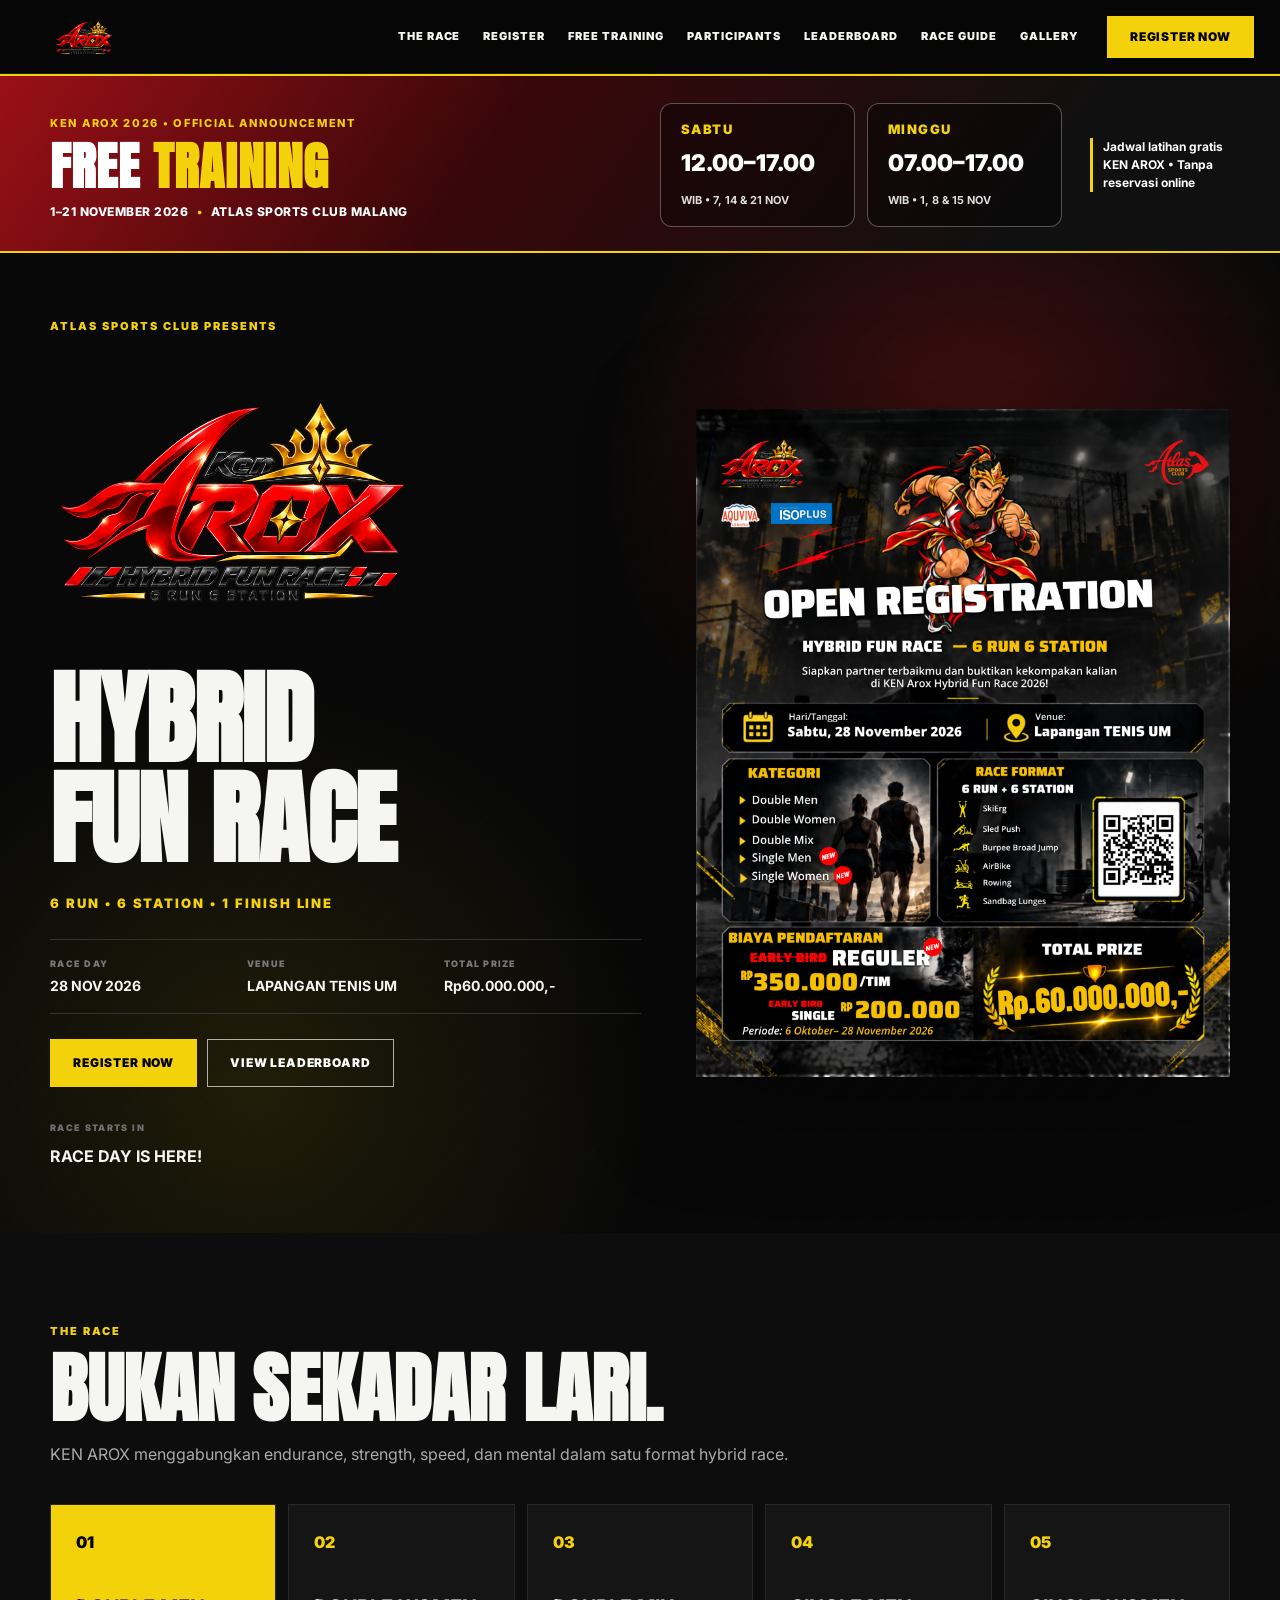
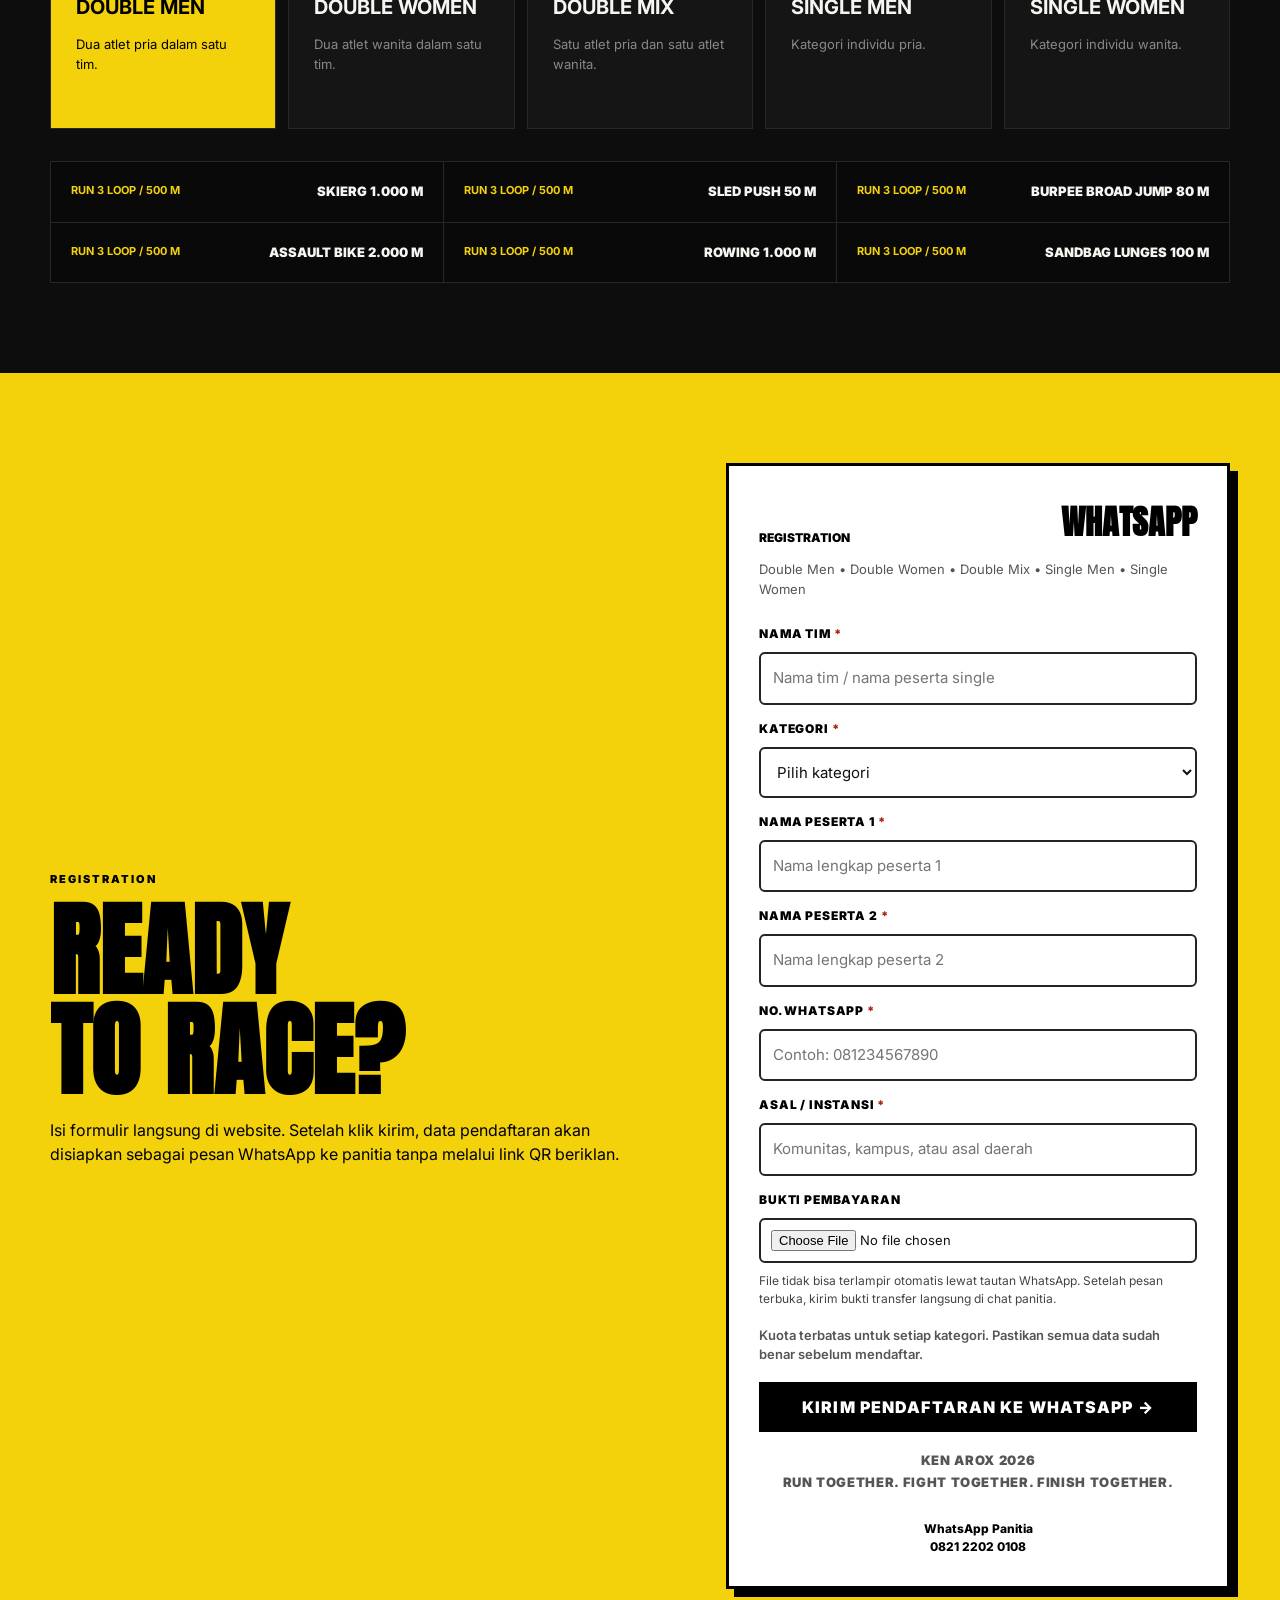
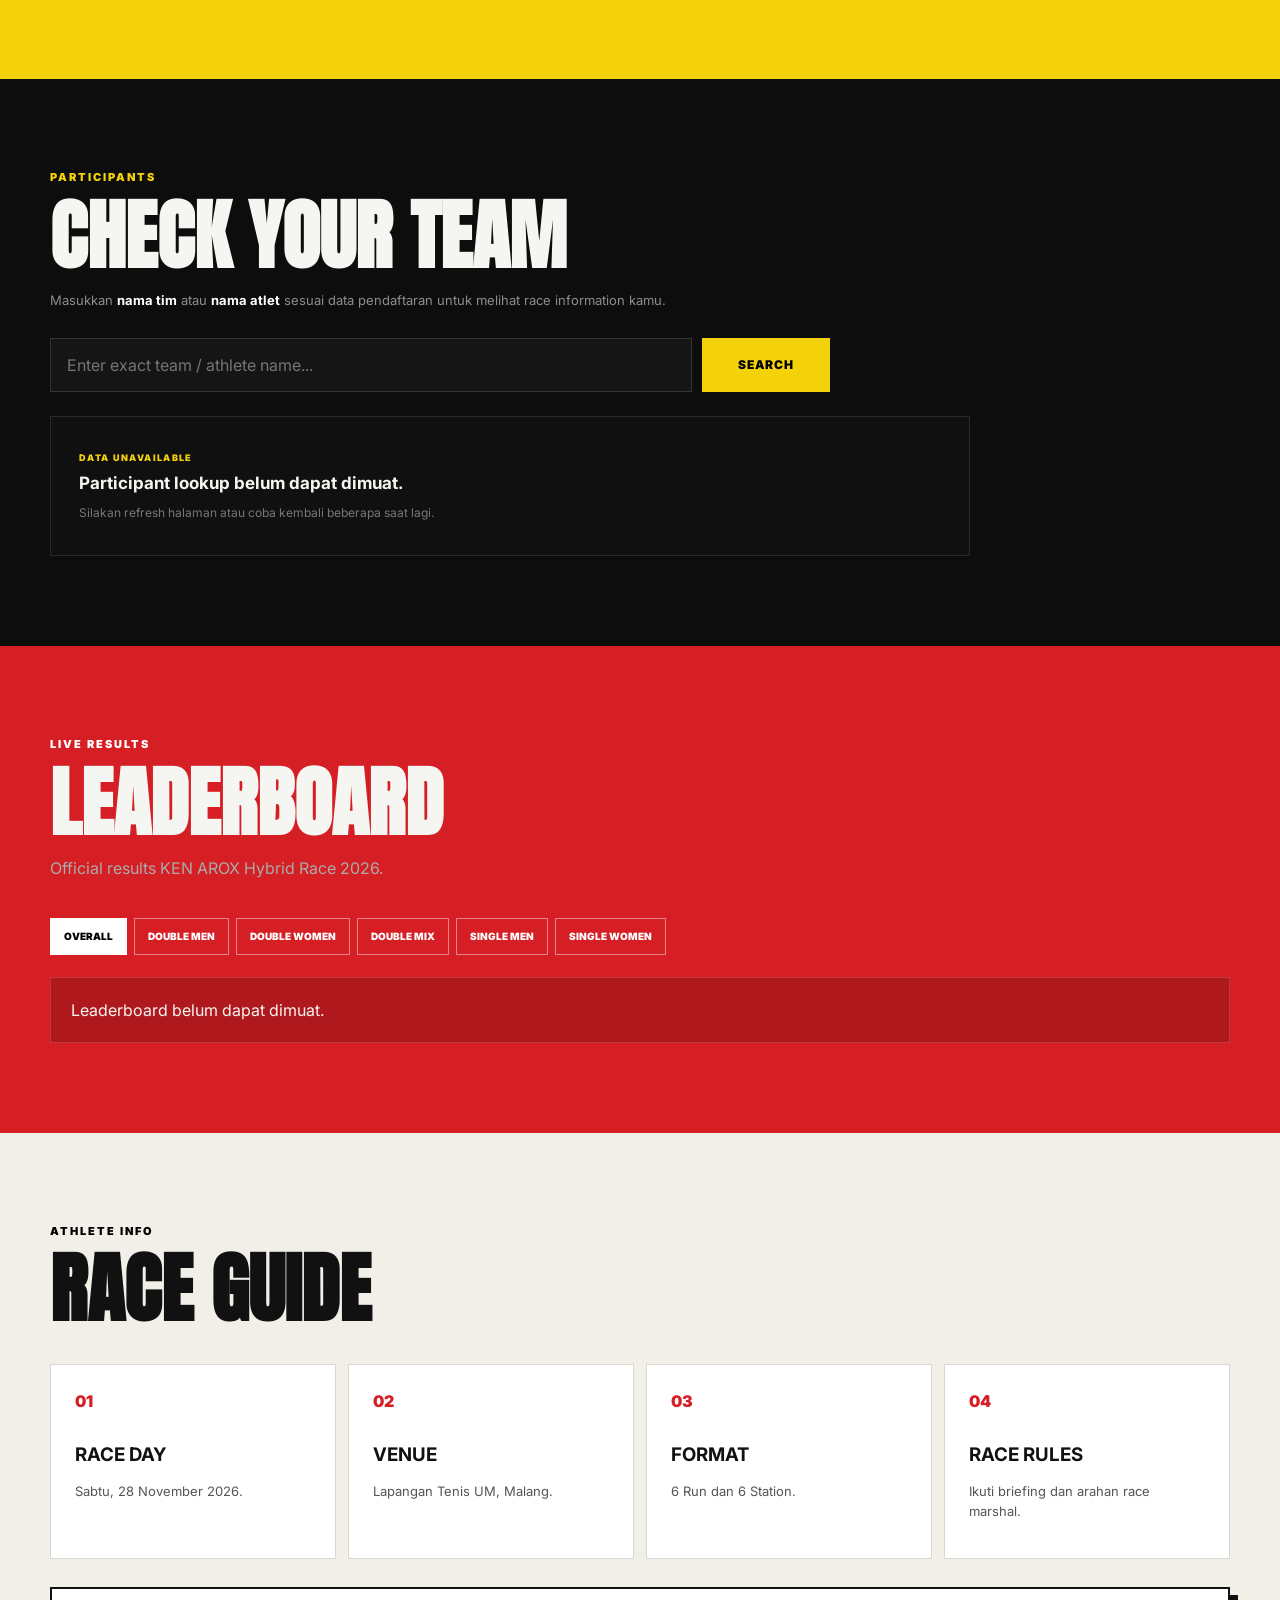
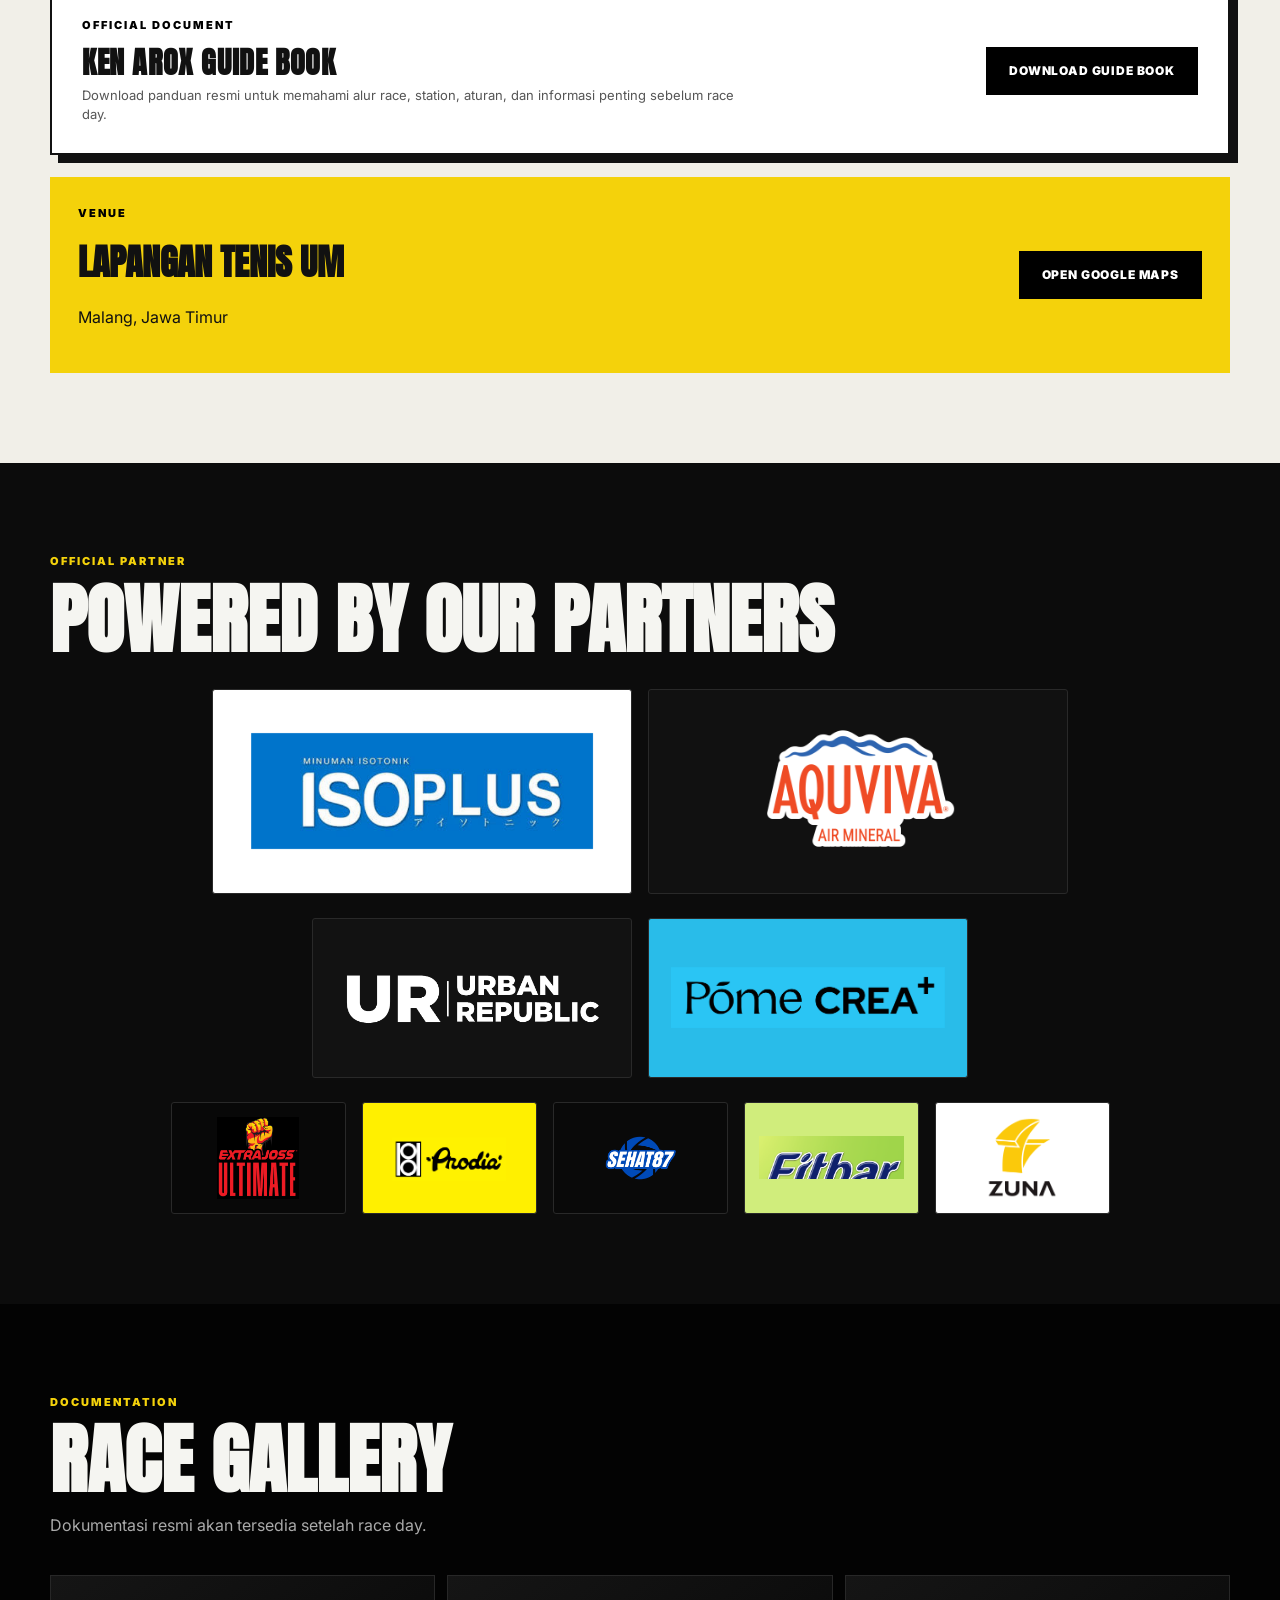
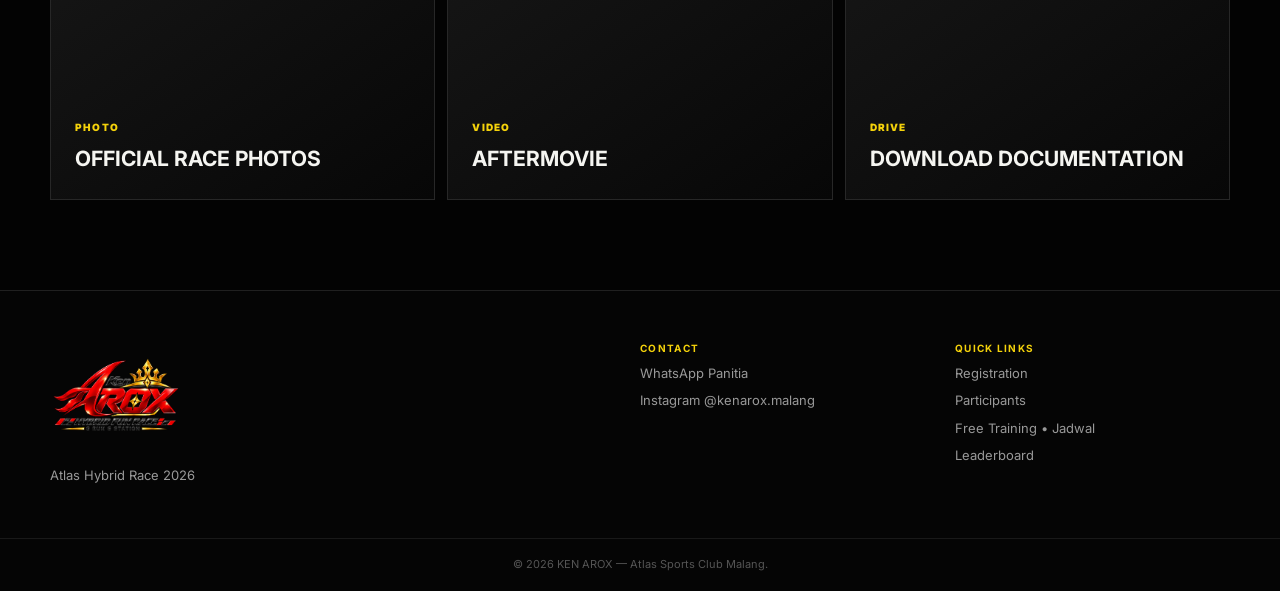
<file: index.html>
<!DOCTYPE html>
<html lang="id">

<head>

  <meta charset="UTF-8">

  <meta
    name="viewport"
    content="width=device-width, initial-scale=1.0"
  >

  <meta
    name="description"
    content="Official Website KEN AROX Hybrid Race 2026"
  >

  <title>
    KEN AROX 2026 | Official Website
  </title>


  <!-- FONT -->

  <link
    rel="preconnect"
    href="https://fonts.googleapis.com"
  >

  <link
    rel="preconnect"
    href="https://fonts.gstatic.com"
    crossorigin
  >

  <link
    href="https://fonts.googleapis.com/css2?family=Anton&family=Inter:wght@400;500;600;700;800;900&display=swap"
    rel="stylesheet"
  >


  <!-- CSS -->

  <link
    rel="stylesheet"
    href="styles.css"
  >

</head>


<body>


<!-- ======================================================
     HEADER
====================================================== -->

<header class="site-header">


  <!-- LOGO -->

  <a
    href="#home"
    class="brand"
  >

    <img
      src="assets/ken-arox-logo.png"
      alt="KEN AROX"
    >

  </a>



  <!-- MOBILE MENU -->

  <button
    id="menuToggle"
    class="menu-toggle"
    aria-label="Open Menu"
  >

    ☰

  </button>



  <!-- NAVIGATION -->

  <nav
    id="nav"
    class="nav"
  >

    <a href="#race">
      THE RACE
    </a>

    <a href="#register">
      REGISTER
    </a>

    <a href="#free-training">
      FREE TRAINING
    </a>

    <a href="#participants">
      PARTICIPANTS
    </a>

    <a href="#leaderboard">
      LEADERBOARD
    </a>

    <a href="#guide">
      RACE GUIDE
    </a>

    <a href="#gallery">
      GALLERY
    </a>

  </nav>



  <!-- REGISTER BUTTON -->

  <a
    class="btn btn-yellow nav-register"
    href="#register"
  >

    REGISTER NOW

  </a>


</header>



<main>

<!-- FREE TRAINING ANNOUNCEMENT — NO RESERVATION REQUIRED -->
<section class="training-announcement" id="free-training" aria-labelledby="trainingAnnouncementTitle">
  <div class="container training-announcement-inner">
    <div class="training-announcement-heading">
      <span class="training-announcement-tag">KEN AROX 2026 • OFFICIAL ANNOUNCEMENT</span>
      <h2 id="trainingAnnouncementTitle">FREE <span>TRAINING</span></h2>
      <p>1–21 NOVEMBER 2026 <span class="training-announcement-separator">•</span> ATLAS SPORTS CLUB MALANG</p>
    </div>
    <div class="training-announcement-times">
      <div class="training-announcement-day">
        <span>SABTU</span>
        <strong>12.00–17.00</strong>
        <small>WIB • 7, 14 &amp; 21 NOV</small>
      </div>
      <div class="training-announcement-day">
        <span>MINGGU</span>
        <strong>07.00–17.00</strong>
        <small>WIB • 1, 8 &amp; 15 NOV</small>
      </div>
    </div>
    <p class="training-announcement-note">Jadwal latihan gratis KEN AROX • Tanpa reservasi online</p>
  </div>
</section>



<!-- ======================================================
     HERO
====================================================== -->

<section
  class="hero"
  id="home"
>


  <div class="hero-overlay"></div>


  <div class="container hero-layout">


    <!-- LEFT SIDE -->

    <div class="hero-copy">


      <p class="eyebrow">

        ATLAS SPORTS CLUB PRESENTS

      </p>



      <img
        class="hero-logo"
        src="assets/ken-arox-logo.png"
        alt="KEN AROX Logo"
      >



      <h1>

        HYBRID

        <br>

        FUN RACE

      </h1>



      <p class="hero-tagline">

        6 RUN • 6 STATION • 1 FINISH LINE

      </p>



      <!-- EVENT INFO -->

      <div class="hero-information">


        <div>

          <span>
            RACE DAY
          </span>

          <strong>
            28 NOV 2026
          </strong>

        </div>



        <div>

          <span>
            VENUE
          </span>

          <strong>
            LAPANGAN TENIS UM
          </strong>

        </div>



        <div>

          <span>
            TOTAL PRIZE
          </span>

          <strong>
            Rp60.000.000,-
          </strong>

        </div>


      </div>



      <!-- BUTTON -->

      <div class="hero-buttons">


        <a
          class="btn btn-yellow"
          href="#register"
        >

          REGISTER NOW

        </a>



        <a
          class="btn btn-outline"
          href="#leaderboard"
        >

          VIEW LEADERBOARD

        </a>


      </div>



      <!-- COUNTDOWN -->

      <div class="countdown-box">


        <p>

          RACE STARTS IN

        </p>



        <div
          class="countdown"
          id="countdown"
        >


          <div>

            <b id="days">
              00
            </b>

            <span>
              DAYS
            </span>

          </div>



          <div>

            <b id="hours">
              00
            </b>

            <span>
              HOURS
            </span>

          </div>



          <div>

            <b id="minutes">
              00
            </b>

            <span>
              MIN
            </span>

          </div>



          <div>

            <b id="seconds">
              00
            </b>

            <span>
              SEC
            </span>

          </div>


        </div>


      </div>


    </div>



    <!-- RIGHT SIDE -->

    <div class="hero-image-wrap">


      <img
        src="assets/ken-arox-flyer.png"
        alt="KEN AROX Official Flyer"
        class="hero-flyer"
      >


    </div>


  </div>


</section>



<!-- ======================================================
     THE RACE
====================================================== -->

<section
  class="section dark-section"
  id="race"
>


  <div class="container">


    <div class="section-heading">


      <p class="eyebrow">

        THE RACE

      </p>


      <h2>

        BUKAN SEKADAR LARI.

      </h2>


      <p>

        KEN AROX menggabungkan endurance,
        strength, speed, dan mental
        dalam satu format hybrid race.

      </p>


    </div>



    <!-- CATEGORY -->

    <div class="category-grid">


      <article class="category-card active-card">

        <span>
          01
        </span>

        <h3>
          DOUBLE MEN
        </h3>

        <p>
          Dua atlet pria dalam satu tim.
        </p>

      </article>



      <article class="category-card">

        <span>
          02
        </span>

        <h3>
          DOUBLE WOMEN
        </h3>

        <p>
          Dua atlet wanita dalam satu tim.
        </p>

      </article>



      <article class="category-card">

        <span>
          03
        </span>

        <h3>
          DOUBLE MIX
        </h3>

        <p>
          Satu atlet pria dan satu atlet wanita.
        </p>

      </article>



      <article class="category-card">

        <span>
          04
        </span>

        <h3>
          SINGLE MEN
        </h3>

        <p>
          Kategori individu pria.
        </p>

      </article>



      <article class="category-card">

        <span>
          05
        </span>

        <h3>
          SINGLE WOMEN
        </h3>

        <p>
          Kategori individu wanita.
        </p>

      </article>


    </div>



    <!-- STATIONS -->

    <div class="stations">

      <div class="station">
        <b>RUN 3 LOOP / 500 M</b>
        <span>SKIERG 1.000 M</span>
      </div>

      <div class="station">
        <b>RUN 3 LOOP / 500 M</b>
        <span>SLED PUSH 50 M</span>
      </div>

      <div class="station">
        <b>RUN 3 LOOP / 500 M</b>
        <span>BURPEE BROAD JUMP 80 M</span>
      </div>

      <div class="station">
        <b>RUN 3 LOOP / 500 M</b>
        <span>ASSAULT BIKE 2.000 M</span>
      </div>

      <div class="station">
        <b>RUN 3 LOOP / 500 M</b>
        <span>ROWING 1.000 M</span>
      </div>

      <div class="station">
        <b>RUN 3 LOOP / 500 M</b>
        <span>SANDBAG LUNGES 100 M</span>
      </div>

    </div>


  </div>


</section>



<!-- ======================================================
     REGISTRATION
====================================================== -->

<section
  class="section yellow-section"
  id="register"
>


  <div class="container register-grid">


    <div>


      <p class="eyebrow black">

        REGISTRATION

      </p>


      <h2 class="register-title">

        READY

        <br>

        TO RACE?

      </h2>


      <p class="register-copy">

        Isi formulir langsung di website. Setelah klik kirim, data pendaftaran akan disiapkan sebagai pesan WhatsApp ke panitia tanpa melalui link QR beriklan.

      </p>


    </div>



    <div class="register-card">


      <div class="register-item">


        <span>

          REGISTRATION

        </span>


        <strong>

          WHATSAPP

        </strong>


      </div>



      <p>

        Double Men • Double Women • Double Mix
        • Single Men • Single Women

      </p>



      <form id="kenAroxRegistration" class="ken-form" autocomplete="on">
        <label for="kenTeam">NAMA TIM <span>*</span></label>
        <input id="kenTeam" name="team" type="text" maxlength="100" placeholder="Nama tim / nama peserta single" required />

        <label for="kenCategory">KATEGORI <span>*</span></label>
        <select id="kenCategory" name="category" required>
          <option value="">Pilih kategori</option>
          <option>Double Men</option><option>Double Women</option><option>Double Mix</option>
          <option>Single Men</option><option>Single Women</option>
        </select>

        <label for="kenP1">NAMA PESERTA 1 <span>*</span></label>
        <input id="kenP1" name="participant1" type="text" maxlength="100" placeholder="Nama lengkap peserta 1" required />
        <div id="kenP2Wrap">
          <label for="kenP2">NAMA PESERTA 2 <span>*</span></label>
          <input id="kenP2" name="participant2" type="text" maxlength="100" placeholder="Nama lengkap peserta 2" required />
        </div>

        <label for="kenPhone">NO. WHATSAPP <span>*</span></label>
        <input id="kenPhone" name="phone" type="tel" inputmode="tel" maxlength="22" placeholder="Contoh: 081234567890" required />

        <label for="kenOrigin">ASAL / INSTANSI <span>*</span></label>
        <input id="kenOrigin" name="origin" type="text" maxlength="120" placeholder="Komunitas, kampus, atau asal daerah" required />

        <label for="kenProof">BUKTI PEMBAYARAN</label>
        <input id="kenProof" name="proof" type="file" accept="image/*,.pdf,application/pdf" />
        <small class="ken-proof-note">File tidak bisa terlampir otomatis lewat tautan WhatsApp. Setelah pesan terbuka, kirim bukti transfer langsung di chat panitia.</small>

        <p class="ken-form-warning">Kuota terbatas untuk setiap kategori. Pastikan semua data sudah benar sebelum mendaftar.</p>
        <button type="submit" class="btn btn-black full ken-submit">KIRIM PENDAFTARAN KE WHATSAPP →</button>
        <p id="kenFormFeedback" class="ken-form-feedback" role="status" aria-live="polite"></p>
        <p class="ken-form-tagline">KEN AROX 2026<br>RUN TOGETHER. FIGHT TOGETHER. FINISH TOGETHER.</p>
      </form>

      <a
        class="contact-wa"
        href="https://wa.me/6282122020108"
        target="_blank"
      >

        WhatsApp Panitia

        <br>

        0821 2202 0108

      </a>


    </div>


  </div>


</section>



<!-- ======================================================
     PARTICIPANTS
====================================================== -->

<section
  class="section dark-section"
  id="participants"
>

  <div class="container">

    <div class="participant-search-head">
      <p class="eyebrow">PARTICIPANTS</p>
      <h2>CHECK YOUR TEAM</h2>
      <p class="participant-search-copy">
        Masukkan <strong>nama tim</strong> atau <strong>nama atlet</strong> sesuai data pendaftaran untuk melihat race information kamu.
      </p>
    </div>

    <div class="participant-search-box">
      <input
        id="participantSearch"
        class="search participant-search-input"
        type="search"
        autocomplete="off"
        placeholder="Enter exact team / athlete name..."
        aria-label="Search team or athlete name"
      >

      <button
        id="participantSearchBtn"
        class="btn btn-yellow participant-search-btn"
        type="button"
      >
        SEARCH
      </button>
    </div>

    <div
      id="participantResult"
      class="participant-result"
      aria-live="polite"
    >
      <div class="participant-search-state">
        <span>PRIVATE LOOKUP</span>
        <strong>Find &amp; download your Race Pass here.</strong>
        <p>Search your team name or your name below.</p>
      </div>
    </div>

  </div>

</section>


<!-- ======================================================
     LEADERBOARD
====================================================== -->

<section
  class="section red-section"
  id="leaderboard"
>


  <div class="container">


    <div class="section-heading">


      <p class="eyebrow white">

        LIVE RESULTS

      </p>


      <h2>

        LEADERBOARD

      </h2>


      <p>

        Official results KEN AROX Hybrid Race 2026.

      </p>


    </div>



    <!-- FILTER -->

    <div class="filters">


      <button
        class="filter active"
        data-category="ALL"
      >

        OVERALL

      </button>



      <button
        class="filter"
        data-category="DOUBLE MEN"
      >

        DOUBLE MEN

      </button>



      <button
        class="filter"
        data-category="DOUBLE WOMEN"
      >

        DOUBLE WOMEN

      </button>



      <button
        class="filter"
        data-category="DOUBLE MIX"
      >

        DOUBLE MIX

      </button>



      <button
        class="filter"
        data-category="SINGLE MEN"
      >

        SINGLE MEN

      </button>



      <button
        class="filter"
        data-category="SINGLE WOMEN"
      >

        SINGLE WOMEN

      </button>


    </div>



    <!-- RESULTS -->

    <div
      id="leaderboardList"
      class="leaderboard"
    >


      <div class="data-error">

        Memuat leaderboard...

      </div>


    </div>


  </div>


</section>



<!-- ======================================================
     RACE GUIDE
====================================================== -->

<section
  class="section light-section"
  id="guide"
>


  <div class="container">


    <div class="section-heading dark-text">


      <p class="eyebrow black">

        ATHLETE INFO

      </p>


      <h2>

        RACE GUIDE

      </h2>


    </div>



    <div class="guide-grid">


      <article>


        <span>

          01

        </span>


        <h3>

          RACE DAY

        </h3>


        <p>

          Sabtu, 28 November 2026.

        </p>


      </article>



      <article>


        <span>

          02

        </span>


        <h3>

          VENUE

        </h3>


        <p>

          Lapangan Tenis UM, Malang.

        </p>


      </article>



      <article>


        <span>

          03

        </span>


        <h3>

          FORMAT

        </h3>


        <p>

          6 Run dan 6 Station.

        </p>


      </article>



      <article>


        <span>

          04

        </span>


        <h3>

          RACE RULES

        </h3>


        <p>

          Ikuti briefing dan arahan
          race marshal.

        </p>


      </article>


    </div>


    <!-- GUIDE BOOK DOWNLOAD -->

    <div class="guide-download-card">

      <div>
        <p class="eyebrow black">OFFICIAL DOCUMENT</p>
        <h3>KEN AROX GUIDE BOOK</h3>
        <p>Download panduan resmi untuk memahami alur race, station, aturan, dan informasi penting sebelum race day.</p>
      </div>

      <a
        class="btn btn-black guide-download-btn"
        href="PASTE-LINK-GOOGLE-DRIVE-GUIDE-BOOK-DI-SINI"
        target="_blank"
        rel="noopener noreferrer"
      >
        DOWNLOAD GUIDE BOOK
      </a>

    </div>


    <!-- VENUE -->

    <div class="venue-card">


      <div>


        <p class="eyebrow black">

          VENUE

        </p>


        <h3>

          LAPANGAN TENIS UM

        </h3>


        <p>

          Malang, Jawa Timur

        </p>


      </div>



      <a
        class="btn btn-black"
        href="https://maps.app.goo.gl/nH7vraJLUv6jpmSX9"
        target="_blank"
      >

        OPEN GOOGLE MAPS

      </a>


    </div>


  </div>


</section>



<!-- ======================================================
     SPONSOR
====================================================== -->

<section class="section sponsor-section">


  <div class="container">


    <p class="eyebrow">

      OFFICIAL PARTNER

    </p>


    <h2>

      POWERED BY OUR PARTNERS

    </h2>



    <div class="sponsor-logos" aria-label="Ken Arox official partners">
      <div class="sponsor-tier sponsor-tier-main" aria-label="Main partners">
        <div class="sponsor-logo-box sponsor-isoplus"><img src="assets/isoplus-cropped.png" alt="ISO Plus" loading="lazy"></div>
        <div class="sponsor-logo-box sponsor-aquviva"><img src="assets/aquviva.png" alt="Aquviva" loading="lazy"></div>
      </div>
      <div class="sponsor-tier sponsor-tier-medium" aria-label="Supporting partners">
        <div class="sponsor-logo-box sponsor-urban"><img src="assets/urban-republic.png" alt="Urban Republic" loading="lazy"></div>
        <div class="sponsor-logo-box sponsor-pome"><img src="assets/pome-crea.png" alt="Pome Crea+" loading="lazy"></div>
      </div>
      <div class="sponsor-tier sponsor-tier-small" aria-label="Additional partners">
        <div class="sponsor-logo-box sponsor-extrajoss"><img src="assets/extrajoss-ultimate.jpeg" alt="Extrajoss Ultimate" loading="lazy"></div>
        <div class="sponsor-logo-box sponsor-prodia"><img src="assets/prodia.png" alt="Prodia" loading="lazy"></div>
        <div class="sponsor-logo-box sponsor-sehat"><img src="assets/sehat87.png" alt="Sehat87" loading="lazy"></div>
        <div class="sponsor-logo-box sponsor-fitbar"><img src="assets/fitbar.png" alt="Fitbar" loading="lazy"></div>
        <div class="sponsor-logo-box sponsor-zuna"><img src="assets/zuna.png" alt="Zuna" loading="lazy"></div>
      </div>
    </div>

  </div>


</section>



<!-- ======================================================
     GALLERY
====================================================== -->

<section
  class="section black-section"
  id="gallery"
>


  <div class="container">


    <div class="section-heading">


      <p class="eyebrow">

        DOCUMENTATION

      </p>


      <h2>

        RACE GALLERY

      </h2>


      <p>

        Dokumentasi resmi akan tersedia
        setelah race day.

      </p>


    </div>



    <div class="gallery-grid">


      <div class="gallery-card">


        <span>

          PHOTO

        </span>


        <strong>

          OFFICIAL RACE PHOTOS

        </strong>


      </div>



      <div class="gallery-card">


        <span>

          VIDEO

        </span>


        <strong>

          AFTERMOVIE

        </strong>


      </div>



      <div class="gallery-card">


        <span>

          DRIVE

        </span>


        <strong>

          DOWNLOAD DOCUMENTATION

        </strong>


      </div>


    </div>


  </div>


</section>


</main>



<!-- ======================================================
     FOOTER
====================================================== -->

<footer>


  <div class="container footer-grid">


    <div>


      <img
        src="assets/ken-arox-logo.png"
        class="footer-logo"
        alt="KEN AROX"
      >


      <p>

        Atlas Hybrid Race 2026

      </p>


    </div>



    <div>


      <b>

        CONTACT

      </b>


      <a
        href="https://wa.me/6282122020108"
        target="_blank"
      >

        WhatsApp Panitia

      </a>



      <a
        href="https://www.instagram.com/kenarox.malang?utm_source=ig_web_button_share_sheet&stkn=ZDNlZDc0MzIxNw=="
        target="_blank"
      >

        Instagram @kenarox.malang

      </a>


    </div>



    <div>


      <b>

        QUICK LINKS

      </b>


      <a href="#register">

        Registration

      </a>


      <a href="#participants">

        Participants

      </a>


      <a href="#free-training">

        Free Training • Jadwal

      </a>


      <a href="#leaderboard">

        Leaderboard

      </a>


    </div>


  </div>



  <div class="copyright">

    © 2026 KEN AROX — Atlas Sports Club Malang.

  </div>


</footer>




<!-- RACE PASS PASSWORD PROMPT -->
<div id="racePassModal" class="race-pass-modal" hidden>
  <div class="race-pass-overlay" data-close-race-pass></div>
  <section class="race-pass-dialog" role="dialog" aria-modal="true" aria-labelledby="racePassModalTitle">
    <button class="race-pass-close" type="button" data-close-race-pass aria-label="Tutup">&times;</button>
    <div class="race-pass-eyebrow">KEN AROX 2026</div>
    <h2 id="racePassModalTitle">RACE PASS ACCESS</h2>
    <p class="race-pass-selected">CATEGORY: <strong id="racePassCategory"></strong></p>
    <p>Masukkan password untuk mengakses Race Pass kamu.</p>
    <div class="race-pass-information">
      <strong>PASSWORD INFORMATION</strong>
      <p>Password adalah nomor WhatsApp yang digunakan saat pendaftaran KEN AROX 2026, diawali <b>kode negara masing-masing</b>.</p>
      <small>Contoh Indonesia: 6281234567890 | Internasional (Spanyol): 34612345678</small>
    </div>
    <form id="racePassForm">
      <label for="racePassPassword">PASSWORD</label>
      <input id="racePassPassword" type="text" inputmode="numeric" autocomplete="off" placeholder="Kode negara + nomor WhatsApp (contoh: 6281234567890)" required aria-describedby="racePassError" />
      <p id="racePassError" class="race-pass-error" role="alert"></p>
      <button type="submit">UNLOCK RACE PASS &#8594;</button>
    </form>
  </section>
</div>

<!-- JAVASCRIPT -->

<script src="script.js"></script>


</body>

</html>
</file>
<file: styles.css>
/* =========================================================
   ROOT
========================================================= */

:root {

  --black: #070707;

  --black2: #101010;

  --black3: #171717;

  --yellow: #f4d20b;

  --red: #d51f25;

  --white: #f5f5f1;

  --grey: #a5a5a5;

  --line: #292929;

}


/* =========================================================
   RESET
========================================================= */

* {

  box-sizing: border-box;

}


html {

  scroll-behavior: smooth;

}


body {

  margin: 0;

  background: var(--black);

  color: var(--white);

  font-family:
    "Inter",
    sans-serif;

  line-height: 1.5;

}


img {

  max-width: 100%;

}


a {

  color: inherit;

  text-decoration: none;

}


button,
input {

  font: inherit;

}


.container {

  width:
    min(
      1180px,
      calc(100% - 40px)
    );

  margin: auto;

}


/* =========================================================
   HEADER
========================================================= */

.site-header {

  position: sticky;

  top: 0;

  z-index: 100;

  min-height: 74px;

  padding:
    12px
    26px;

  display: flex;

  align-items: center;

  gap: 28px;

  background:
    rgba(
      7,
      7,
      7,
      0.94
    );

  border-bottom:
    1px solid
    rgba(
      255,
      255,
      255,
      0.08
    );

  backdrop-filter:
    blur(14px);

}


.brand img {

  display: block;

  width: 115px;

  max-height: 48px;

  object-fit: contain;

}


.nav {

  margin-left: auto;

  display: flex;

  align-items: center;

  gap: 23px;

}


.nav a {

  font-size: 11px;

  font-weight: 900;

  letter-spacing:
    0.09em;

}


.nav a:hover {

  color: var(--yellow);

}


.menu-toggle {

  display: none;

  margin-left: auto;

  color: white;

  background:
    transparent;

  border: 0;

  cursor: pointer;

  font-size: 28px;

}


.nav-register {

  min-height: 42px !important;

}


/* =========================================================
   BUTTONS
========================================================= */

.btn {

  min-height: 48px;

  padding:
    0
    22px;

  display:
    inline-flex;

  align-items:
    center;

  justify-content:
    center;

  border:
    1px solid
    transparent;

  font-size:
    12px;

  font-weight:
    900;

  letter-spacing:
    0.07em;

  text-transform:
    uppercase;

  cursor:
    pointer;

  transition:
    0.2s ease;

}


.btn:hover {

  transform:
    translateY(-2px);

}


.btn-yellow {

  color:
    #000;

  background:
    var(--yellow);

}


.btn-black {

  color:
    #fff;

  background:
    #000;

}


.btn-outline {

  color:
    #fff;

  border-color:
    rgba(
      255,
      255,
      255,
      .65
    );

  background:
    transparent;

}


.full {

  width:
    100%;

}


/* =========================================================
   HERO
========================================================= */

.hero {

  position:
    relative;

  overflow:
    hidden;

  min-height:
    calc(
      100vh - 74px
    );

  display:
    flex;

  align-items:
    center;

  background:

    radial-gradient(
      circle at
      76% 22%,
      rgba(
        213,
        31,
        37,
        0.32
      ),
      transparent 30%
    ),

    radial-gradient(
      circle at
      20% 85%,
      rgba(
        244,
        210,
        11,
        0.10
      ),
      transparent 30%
    ),

    #080808;

}


.hero-overlay {

  position:
    absolute;

  inset:
    0;

  opacity:
    0.2;

  pointer-events:
    none;

  background:

    repeating-linear-gradient(

      135deg,

      transparent
      0
      22px,

      rgba(
        255,
        255,
        255,
        .025
      )
      22px
      24px

    );

}


.hero-layout {

  position:
    relative;

  z-index:
    2;

  padding:
    65px
    0;

  display:
    grid;

  grid-template-columns:
    1.05fr
    .95fr;

  gap:
    55px;

  align-items:
    center;

}


.eyebrow {

  margin:
    0
    0
    14px;

  color:
    var(--yellow);

  font-size:
    11px;

  font-weight:
    900;

  letter-spacing:
    .18em;

}


.eyebrow.black {

  color:
    #000;

}


.eyebrow.white {

  color:
    #fff;

}


.hero-logo {

  width:
    min(
      360px,
      80%
    );

  margin:
    4px
    0
    22px;

}


.hero h1 {
  margin: 0;

  font-family:
    "Anton",
    sans-serif;

  font-size:
    clamp(
      66px,
      8vw,
      116px
    );

  line-height: 0.98;

  letter-spacing: -0.01em;
}



.hero-tagline {

  margin:
    25px
    0;

  color:
    var(--yellow);

  font-size:
    13px;

  font-weight:
    900;

  letter-spacing:
    .15em;

}


.hero-information {

  max-width:
    720px;

  display:
    grid;

  grid-template-columns:
    repeat(
      3,
      1fr
    );

  border-top:
    1px solid
    #333;

  border-bottom:
    1px solid
    #333;

}


.hero-information div {

  padding:
    17px
    16px
    17px
    0;

}


.hero-information span {

  display:
    block;

  color:
    #777;

  font-size:
    9px;

  font-weight:
    900;

  letter-spacing:
    .14em;

}


.hero-information strong {

  display:
    block;

  margin-top:
    5px;

  font-size:
    14px;

}


.hero-buttons {

  margin-top:
    25px;

  display:
    flex;

  gap:
    10px;

}


.countdown-box {

  margin-top:
    34px;

}


.countdown-box > p {

  color:
    #707070;

  font-size:
    9px;

  font-weight:
    900;

  letter-spacing:
    .15em;

}


.countdown {

  display:
    flex;

  gap:
    10px;

}


.countdown div {

  min-width:
    78px;

  padding:
    10px
    12px;

  border-left:
    3px solid
    var(--yellow);

  background:
    #111;

}


.countdown b {

  display:
    block;

  font-size:
    27px;

  line-height:
    1;

}


.countdown span {

  color:
    #777;

  font-size:
    8px;

  font-weight:
    900;

}


.hero-image-wrap {

  display:
    flex;

  justify-content:
    flex-end;

}


.hero-flyer {

  max-height:
    690px;

  width:
    100%;

  object-fit:
    contain;

  filter:
    drop-shadow(
      0
      22px
      50px
      rgba(
        0,
        0,
        0,
        .5
      )
    );

}


/* =========================================================
   SECTION
========================================================= */

.section {

  padding:
    90px
    0;

}


.dark-section {

  background:
    #0d0d0d;

}


.yellow-section {

  color:
    #000;

  background:
    var(--yellow);

}


.red-section {

  background:
    var(--red);

}


.light-section {

  color:
    #111;

  background:
    #f1efe8;

}


.black-section {

  background:
    #030303;

}


.section-heading {

  max-width:
    760px;

  margin-bottom:
    38px;

}


.section-heading h2,
.participant-header h2,
.sponsor-section h2 {

  margin:
    0;

  font-family:
    "Anton",
    sans-serif;

  font-size:
    clamp(
      44px,
      6vw,
      78px
    );

  line-height:
    .95;

}


.section-heading > p:last-child {

  color:
    #aaa;

}


.dark-text > p:last-child {

  color:
    #555;

}


/* =========================================================
   CATEGORY
========================================================= */

.category-grid {

  display:
    grid;

  grid-template-columns:
    repeat(
      5,
      1fr
    );

  gap:
    12px;

}


.category-card {

  min-height:
    225px;

  padding:
    25px;

  background:
    #151515;

  border:
    1px solid
    #282828;

}


.category-card span {

  color:
    var(--yellow);

  font-weight:
    900;

}


.category-card h3 {

  margin:
    38px
    0
    10px;

  font-size:
    20px;

}


.category-card p {

  color:
    #888;

  font-size:
    13px;

}


.active-card {

  color:
    #000;

  background:
    var(--yellow);

}


.active-card span,
.active-card p {

  color:
    #000;

}


/* =========================================================
   STATIONS
========================================================= */

.stations {

  margin-top:
    32px;

  display:
    grid;

  grid-template-columns:
    repeat(
      3,
      1fr
    );

  gap:
    1px;

  background:
    #272727;

  border:
    1px solid
    #272727;

}


.station {

  padding:
    20px;

  display:
    flex;

  justify-content:
    space-between;

  gap:
    15px;

  background:
    #090909;

}


.station b {

  color:
    var(--yellow);

  font-size:
    11px;

}


.station span {

  font-size:
    13px;

  font-weight:
    900;

}


/* =========================================================
   REGISTRATION
========================================================= */

.register-grid {

  display:
    grid;

  grid-template-columns:
    1.1fr
    .9fr;

  align-items:
    center;

  gap:
    60px;

}


.register-title {
  margin: 0;
  font-family: "Anton", sans-serif;
  font-size: clamp(62px, 8vw, 105px);
  line-height: 0.98;
}


.register-copy {

  max-width:
    600px;

}


.register-card {

  padding:
    30px;

  background:
    white;

  border:
    3px solid
    #000;

  box-shadow:
    8px
    8px
    0
    #000;

}


.register-item {

  display:
    flex;

  justify-content:
    space-between;

  align-items:
    flex-end;

  gap:
    20px;

}


.register-item span {

  font-size:
    12px;

  font-weight:
    900;

}


.register-item strong {

  font-family:
    "Anton",
    sans-serif;

  font-size:
    34px;

}


.register-card p {

  color:
    #555;

  font-size:
    13px;

}


.contact-wa {

  display:
    block;

  margin-top:
    14px;

  text-align:
    center;

  font-size:
    12px;

  font-weight:
    800;

}


/* =========================================================
   PARTICIPANTS — PRIVATE SEARCH ONLY
========================================================= */

.participant-search-head {
  max-width: 760px;
  margin-bottom: 28px;
}

.participant-search-head h2 {
  margin: 0;
  font-family: "Anton", sans-serif;
  font-size: clamp(44px, 6vw, 78px);
  line-height: .95;
}

.participant-search-copy {
  max-width: 680px;
  margin: 18px 0 0;
  color: #8d8d8d;
  font-size: 13px;
}

.participant-search-copy strong {
  color: #fff;
}

.participant-search-box {
  max-width: 780px;
  display: grid;
  grid-template-columns: minmax(0, 1fr) auto;
  gap: 10px;
}

.search {
  width: 100%;
  min-height: 50px;
  padding: 14px 16px;
  color: white;
  background: #151515;
  border: 1px solid #353535;
  outline: none;
}

.search:focus {
  border-color: var(--yellow);
}

.participant-search-btn {
  min-width: 128px;
}

.participant-result {
  max-width: 920px;
  margin-top: 24px;
}

.participant-search-state {
  min-height: 140px;
  padding: 26px 28px;
  display: flex;
  flex-direction: column;
  justify-content: center;
  border: 1px solid #292929;
  background: #101010;
}

.participant-search-state > span {
  margin-bottom: 7px;
  color: var(--yellow);
  font-size: 9px;
  font-weight: 900;
  letter-spacing: .15em;
}

.participant-search-state strong {
  font-size: 17px;
}

.participant-search-state p {
  margin: 7px 0 0;
  color: #777;
  font-size: 12px;
}

.participant-private-card {
  overflow: hidden;
  border: 1px solid #333;
  background: #101010;
  box-shadow: 8px 8px 0 rgba(244, 210, 11, .08);
}

.participant-card-topline {
  min-height: 54px;
  padding: 14px 20px;
  display: flex;
  align-items: center;
  justify-content: space-between;
  gap: 15px;
  border-bottom: 1px solid #282828;
}

.participant-card-topline > span:first-child {
  color: var(--yellow);
  font-size: 9px;
  font-weight: 900;
  letter-spacing: .14em;
}

.status {
  display: inline-block;
  padding: 6px 9px;
  color: var(--yellow);
  background: rgba(244, 210, 11, .10);
  border: 1px solid rgba(244, 210, 11, .30);
  font-size: 9px;
  font-weight: 900;
}

.participant-card-main {
  padding: 28px 20px;
  display: grid;
  grid-template-columns: minmax(0, 1.4fr) minmax(280px, .6fr);
  gap: 35px;
  align-items: end;
}

.participant-card-label,
.participant-private-meta span {
  margin: 0 0 7px;
  color: #666;
  font-size: 9px;
  font-weight: 900;
  letter-spacing: .12em;
}

.participant-card-main h3 {
  margin: 0;
  font-family: "Anton", sans-serif;
  font-size: clamp(30px, 4vw, 50px);
  line-height: 1;
}

.participant-athletes {
  margin: 10px 0 0;
  color: #aaa;
  font-size: 12px;
  font-weight: 700;
}

.participant-private-meta {
  display: grid;
  grid-template-columns: 1fr 1fr;
  gap: 14px;
}

.participant-private-meta div {
  padding: 15px;
  border-left: 3px solid var(--yellow);
  background: #171717;
}

.participant-private-meta span,
.participant-private-meta strong {
  display: block;
}

.participant-private-meta strong {
  color: #fff;
  font-size: 13px;
  font-weight: 900;
}

.start-time {
  white-space: normal;
}
.category-start-row { display: block; margin: 0 0 10px; }
.category-start-row:last-child { margin-bottom: 0; }
.category-start-row small { display: block; font-size: 10px; color: #aaa; line-height: 1.4; }
.category-start-row b { display: block; font-size: 13px; color: #fff; margin-top: 3px; }

.participant-card-actions {
  padding: 17px 20px;
  border-top: 1px solid #282828;
  background: #0b0b0b;
}

.race-pass-btn {
  display: inline-flex;
  min-height: 38px;
  padding: 0 15px;
  align-items: center;
  justify-content: center;
  color: #000;
  background: var(--yellow);
  border: 1px solid var(--yellow);
  font-size: 9px;
  font-weight: 900;
  letter-spacing: .04em;
  transition: .2s ease;
}

.race-pass-btn:hover {
  transform: translateY(-2px);
  background: #fff;
  border-color: #fff;
}

.race-pass-empty {
  color: #666;
  font-size: 9px;
  font-weight: 900;
}

@media (max-width: 720px) {
  .participant-search-box {
    grid-template-columns: 1fr;
  }

  .participant-search-btn {
    width: 100%;
  }

  .participant-card-main {
    grid-template-columns: 1fr;
  }

  .participant-private-meta {
    grid-template-columns: 1fr 1fr;
  }
}

@media (max-width: 460px) {
  .participant-private-meta {
    grid-template-columns: 1fr;
  }

  .participant-card-topline {
    align-items: flex-start;
    flex-direction: column;
  }
}


/* =========================================================
   LEADERBOARD
========================================================= */

.filters {

  margin-bottom:
    22px;

  display:
    flex;

  flex-wrap:
    wrap;

  gap:
    7px;

}


.filter {

  padding:
    10px
    13px;

  color:
    white;

  background:
    transparent;

  border:
    1px solid
    rgba(
      255,
      255,
      255,
      .45
    );

  font-size:
    10px;

  font-weight:
    900;

  cursor:
    pointer;

}


.filter:hover {

  background:
    rgba(
      255,
      255,
      255,
      .12
    );

}


.filter.active {

  color:
    #000;

  background:
    #fff;

}


.leaderboard {

  display:
    grid;

  gap:
    8px;

}


.rank-row {

  padding:
    15px
    19px;

  display:
    grid;

  grid-template-columns:
    70px
    1fr
    190px
    140px;

  align-items:
    center;

  gap:
    15px;

  background:
    rgba(
      0,
      0,
      0,
      .22
    );

  border-left:
    5px solid
    rgba(
      255,
      255,
      255,
      .25
    );

}


.rank-row.top {

  background:
    #101010;

  border-left-color:
    var(--yellow);

}


.rank-no,
.rank-time {

  font-family:
    "Anton",
    sans-serif;

}


.rank-no {

  font-size:
    28px;

}


.rank-team b {

  display:
    block;

}


.rank-team span,
.rank-cat {

  font-size:
    10px;

  opacity:
    .7;

}


.rank-time {

  text-align:
    right;

  font-size:
    23px;

}


.data-error {

  padding:
    20px;

  background:
    rgba(
      0,
      0,
      0,
      .18
    );

  border:
    1px solid
    rgba(
      255,
      255,
      255,
      .15
    );

}


/* =========================================================
   GUIDE
========================================================= */

.guide-grid {

  display:
    grid;

  grid-template-columns:
    repeat(
      4,
      1fr
    );

  gap:
    12px;

}


.guide-grid article {

  padding:
    24px;

  background:
    white;

  border:
    1px solid
    #d8d8d2;

}


.guide-grid span {

  color:
    var(--red);

  font-weight:
    900;

}


.guide-grid h3 {

  margin:
    28px
    0
    8px;

}


.guide-grid p {

  color:
    #555;

  font-size:
    13px;

}


.venue-card {

  margin-top:
    22px;

  padding:
    28px;

  display:
    flex;

  justify-content:
    space-between;

  align-items:
    center;

  gap:
    25px;

  background:
    var(--yellow);

}


.venue-card h3 {

  margin:
    0;

  font-family:
    "Anton",
    sans-serif;

  font-size:
    36px;

}


/* =========================================================
   SPONSORS
========================================================= */

.sponsor-section {

  background:
    #0c0c0c;

}


.sponsor-logos { display: flex; flex-direction: column; align-items: center; gap: 24px; margin-top: 32px; width: 100%; }
.sponsor-tier { display: flex; flex-wrap: wrap; align-items: stretch; justify-content: center; gap: 16px; width: 100%; }
.sponsor-logo-box { display: flex; align-items: center; justify-content: center; box-sizing: border-box; overflow: hidden; border: 1px solid #292929; border-radius: 3px; padding: 18px; }
.sponsor-logo-box img { display: block; width: 100%; height: 100%; object-fit: contain; }
.sponsor-tier-main .sponsor-logo-box { width: min(420px, calc(50% - 8px)); height: 205px; padding: 25px; }
.sponsor-tier-medium .sponsor-logo-box { width: min(320px, calc(50% - 8px)); height: 160px; padding: 22px; }
.sponsor-tier-small .sponsor-logo-box { width: 175px; height: 112px; padding: 14px; }
.sponsor-isoplus { background: #fff; }
.sponsor-aquviva { background: #111; }
.sponsor-urban { background: #121212; }
.sponsor-pome { background: #29bce9; }
.sponsor-extrajoss { background: #080808; }
.sponsor-prodia { background: #fff000; }
.sponsor-sehat { background: #090909; }
.sponsor-fitbar { background: #d0ed7c; }
.sponsor-zuna { background: #fff; }
@media (max-width: 600px) {
  .sponsor-logos { gap: 16px; }
  .sponsor-tier { gap: 10px; }
  .sponsor-tier-main .sponsor-logo-box { width: calc(50% - 5px); height: 125px; padding: 12px; }
  .sponsor-tier-medium .sponsor-logo-box { width: calc(50% - 5px); height: 110px; padding: 12px; }
  .sponsor-tier-small .sponsor-logo-box { width: calc(33.333% - 7px); height: 84px; padding: 8px; }
}

/* =========================================================
   GALLERY
========================================================= */

.gallery-grid {

  display:
    grid;

  grid-template-columns:
    repeat(
      3,
      1fr
    );

  gap:
    12px;

}


.gallery-card {

  min-height:
    225px;

  padding:
    24px;

  display:
    flex;

  flex-direction:
    column;

  justify-content:
    flex-end;

  background:

    linear-gradient(
      145deg,
      #151515,
      #070707
    );

  border:
    1px solid
    #272727;

}


.gallery-card span {

  color:
    var(--yellow);

  font-size:
    10px;

  font-weight:
    900;

  letter-spacing:
    .12em;

}


.gallery-card strong {

  margin-top:
    8px;

  font-size:
    21px;

}


/* =========================================================
   FOOTER
========================================================= */

footer {

  padding:
    50px
    0
    18px;

  background:
    #050505;

  border-top:
    1px solid
    #202020;

}


.footer-grid {

  display:
    grid;

  grid-template-columns:
    2fr
    1fr
    1fr;

  gap:
    40px;

}


.footer-logo {

  width:
    130px;

}


.footer-grid > div {

  display:
    flex;

  flex-direction:
    column;

  gap:
    8px;

}


.footer-grid b {

  color:
    var(--yellow);

  font-size:
    10px;

  letter-spacing:
    .13em;

}


.footer-grid a,
.footer-grid p {

  color:
    #999;

  font-size:
    13px;

}


.footer-grid a:hover {

  color:
    var(--yellow);

}


.copyright {

  margin-top:
    40px;

  padding-top:
    17px;

  color:
    #555;

  border-top:
    1px solid
    #191919;

  text-align:
    center;

  font-size:
    11px;

}


/* =========================================================
   TABLET
========================================================= */

@media (
  max-width:
  1050px
) {

  .nav {

    gap:
      14px;

  }


  .category-grid {

    grid-template-columns:
      repeat(
        3,
        1fr
      );

  }

}


/* =========================================================
   MOBILE / TABLET
========================================================= */

@media (
  max-width:
  900px
) {

  .nav,
  .nav-register {

    display:
      none;

  }


  .menu-toggle {

    display:
      block;

  }


  .nav.open {

    position:
      absolute;

    top:
      73px;

    left:
      0;

    right:
      0;

    padding:
      24px;

    display:
      flex;

    flex-direction:
      column;

    align-items:
      flex-start;

    background:
      #080808;

    border-bottom:
      1px solid
      #252525;

  }


  .hero-layout {

    grid-template-columns:
      1fr;

  }


  .hero-image-wrap {

    justify-content:
      center;

  }


  .hero-flyer {

    max-height:
      600px;

  }


  .register-grid {

    grid-template-columns:
      1fr;

  }


  .guide-grid,
  .gallery-grid {

    grid-template-columns:
      1fr
      1fr;

  }


  .rank-row {

    grid-template-columns:
      58px
      1fr
      120px;

  }


  .rank-cat {

    display:
      none;

  }

}


/* =========================================================
   MOBILE
========================================================= */

@media (
  max-width:
  650px
) {

  .container {

    width:
      min(
        100% - 28px,
        1180px
      );

  }


  .site-header {

    padding:
      11px
      16px;

  }


  .brand img {

    width:
      98px;

  }


  .hero-layout {

    padding:
      50px
      0;

  }


  .hero h1 {

    font-size:
      64px;

  }


  .hero-information {

    grid-template-columns:
      1fr;

  }


  .hero-buttons {

    flex-direction:
      column;

  }


  .countdown {

    display:
      grid;

    grid-template-columns:
      1fr
      1fr;

  }


  .countdown div {

    min-width:
      0;

  }


  .section {

    padding:
      65px
      0;

  }


  .category-grid,
  .stations,
  .guide-grid,
  .gallery-grid {

    grid-template-columns:
      1fr;

  }


  .participant-header {

    display:
      block;

  }


  .search {

    margin-top:
      18px;

  }


  .participant-pagination {

    flex-wrap:
      wrap;

  }


  .rank-row {

    padding:
      13px
      12px;

    grid-template-columns:
      48px
      1fr
      92px;

  }


  .rank-time {

    font-size:
      19px;

  }


  .venue-card {

    align-items:
      flex-start;

    flex-direction:
      column;

  }


  .footer-grid {

    grid-template-columns:
      1fr;

  }

}
/* =========================================================
   GUIDE BOOK DOWNLOAD
========================================================= */

.guide-download-card {
  margin-top: 28px;
  padding: 28px 30px;
  display: flex;
  align-items: center;
  justify-content: space-between;
  gap: 28px;
  color: #111;
  background: #fff;
  border: 2px solid #111;
  box-shadow: 8px 8px 0 #111;
}

.guide-download-card h3 {
  margin: 0 0 8px;
  font-family: "Anton", sans-serif;
  font-size: 30px;
  line-height: 1;
  letter-spacing: .02em;
}

.guide-download-card p:last-child {
  max-width: 680px;
  margin: 0;
  color: #555;
  font-size: 13px;
}

.guide-download-btn {
  flex: 0 0 auto;
  white-space: nowrap;
}

@media (max-width: 760px) {
  .guide-download-card {
    padding: 22px;
    flex-direction: column;
    align-items: stretch;
  }

  .guide-download-btn {
    width: 100%;
  }
}


/* RACE PASS PASSWORD PROMPT */
.race-pass-modal[hidden] { display: none !important; }
.race-pass-modal { position: fixed; inset: 0; z-index: 9999; display: flex; align-items: center; justify-content: center; padding: 20px; }
.race-pass-overlay { position: absolute; inset: 0; background: rgba(0,0,0,.78); }
.race-pass-dialog { position: relative; width: min(100%, 450px); max-height: 90vh; overflow-y: auto; background: #111; color: #fff; border: 1px solid #555; border-radius: 15px; padding: 30px 24px; box-shadow: 0 24px 70px rgba(0,0,0,.6); }
.race-pass-eyebrow { color: #facc15; font-size: 12px; font-weight: 800; letter-spacing: 2px; margin-bottom: 8px; }
.race-pass-dialog h2 { color: #fff; margin: 0 30px 12px 0; font-size: clamp(23px,5vw,30px); line-height: 1.2; }
.race-pass-dialog p { color: #ddd; font-size: 14px; line-height: 1.6; margin: 9px 0; }
.race-pass-dialog .race-pass-selected { font-size: 12px; color: #aaa; }
.race-pass-selected strong { color: #fff; }
.race-pass-close { position: absolute; right: 14px; top: 12px; border: 0; background: transparent; color: #fff; font-size: 30px; cursor: pointer; }
.race-pass-information { background: #262626; border-radius: 9px; padding: 16px; margin: 17px 0; }
.race-pass-information > strong { color: #facc15; font-size: 12px; letter-spacing: 1px; }
.race-pass-information p { color: #fff; }
.race-pass-information small { color: #ccc; }
.race-pass-dialog form label { display: block; font-size: 12px; font-weight: 800; margin-bottom: 8px; }
.race-pass-dialog form input { box-sizing: border-box; width: 100%; border: 1px solid #666; color: #fff; background: #222; padding: 13px; border-radius: 7px; font-size: 16px; }
.race-pass-dialog form input:focus { outline: 2px solid #facc15; }
.race-pass-dialog form button { width: 100%; border: none; border-radius: 7px; padding: 14px; background: #facc15; color: #111; font-weight: 900; cursor: pointer; margin-top: 10px; }
.race-pass-dialog .race-pass-error { color: #ff8585; min-height: 18px; font-size: 12px; }
.race-pass-modal-open { overflow: hidden; }
button.private-pass-btn { cursor: pointer; font-family: inherit; }

/* Racepack pickup indicator: sourced from participant sheet column M. */
.participant-private-meta .racepack-meta { grid-column: 1 / -1; }
.racepack-category-row { display: block; margin-bottom: 8px; }
.racepack-category-row:last-child { margin-bottom: 0; }
.racepack-category-row small { display: block; margin-bottom: 4px; color: #aaa; font-size: 10px; font-weight: 700; }
.participant-private-meta .racepack-state { display: inline-block; padding: 6px 10px; width: fit-content; font-size: 12px; letter-spacing: .02em; }
.participant-private-meta .racepack-taken { color: #6ee7a3; border: 1px solid rgba(110,231,163,.45); background: rgba(110,231,163,.08); }
.participant-private-meta .racepack-pending { color: #f4d20b; border: 1px solid rgba(244,210,11,.4); background: rgba(244,210,11,.07); }


/* Registration form - KEN AROX */
.ken-form { display: flex; flex-direction: column; gap: 9px; margin-top: 20px; }
.ken-form label { display: block; margin-top: 6px; font-size: 12px; font-weight: 900; letter-spacing: .07em; }
.ken-form label span { color: #ad240b; }
.ken-form input, .ken-form select { display: block; box-sizing: border-box; width: 100%; min-width: 0; border: 2px solid #242424; border-radius: 6px; padding: 13px 12px; font: inherit; font-size: 15px; background: #fff; color: #111; }
.ken-form input:focus, .ken-form select:focus { outline: 3px solid #e6bc0d; outline-offset: 1px; }
.ken-form input[type=file] { font-size: 13px; padding: 10px; }
.ken-form #kenP2Wrap { display: flex; flex-direction: column; gap: 9px; }
.ken-form #kenP2Wrap[hidden] { display: none; }
.ken-proof-note { display: block; line-height: 1.55; font-size: 12px; color: #444; }
.ken-form-warning { font-size: 13px; line-height: 1.5; font-weight: 600; margin: 8px 0; }
.ken-form .ken-submit { border: 0; cursor: pointer; font: inherit; font-weight: 900; white-space: normal; min-height: 50px; }
.ken-form-feedback { font-size: 13px; line-height: 1.5; font-weight: 700; }
.ken-form-feedback:empty { display: none; }
.ken-form-tagline { text-align: center; font-size: 11px; font-weight: 900; line-height: 1.7; letter-spacing: .05em; margin-top: 8px; }


/* Free Training — highlighted announcement on the homepage */
.training-announcement {
  position: relative;
  background: linear-gradient(125deg, #9b1016 0%, #39070a 38%, #101010 80%);
  border-top: 2px solid #f3d20b;
  border-bottom: 2px solid #f3d20b;
  color: #fff;
  scroll-margin-top: 80px;
}
.training-announcement-inner { padding: 27px 0 24px; }
.training-announcement-inner, .training-announcement-times { display: flex; align-items: center; gap: 28px; }
.training-announcement-heading { flex: 1; min-width: 0; }
.training-announcement-tag { display: inline-block; font: 800 11px/1.3 Inter, sans-serif; letter-spacing: 1.7px; color: #f3d20b; }
.training-announcement h2 { font: 900 clamp(30px, 4vw, 54px)/1.05 Anton, Impact, sans-serif; letter-spacing: 1px; margin: 7px 0 10px; }
.training-announcement h2 span { color: #f3d20b; }
.training-announcement-heading p { margin: 0; font: 800 12px/1.5 Inter, sans-serif; letter-spacing: 0.5px; }
.training-announcement-separator { color: #f3d20b; margin: 0 5px; }
.training-announcement-times { gap: 12px; }
.training-announcement-day { border: 1px solid rgba(255,255,255,.3); border-radius: 12px; padding: 16px 20px; background: rgba(0,0,0,.36); min-width: 195px; }
.training-announcement-day span { color: #f3d20b; display: block; font-weight: 900; font-size: 13px; letter-spacing: 1.4px; }
.training-announcement-day strong { display: block; white-space: nowrap; margin: 6px 0; font-weight: 900; font-size: 23px; }
.training-announcement-day small { font-size: 11px; font-weight: 700; color: #ddd; }
.training-announcement-note { border-left: 3px solid #f3d20b; padding-left: 10px; max-width: 140px; font-size: 12px; line-height: 1.5; font-weight: 700; }
@media (max-width: 1100px) {
 .training-announcement-inner { flex-wrap: wrap; }
 .training-announcement-heading { flex-basis: 100%; }
 .training-announcement-note { max-width: none; }
}
@media (max-width: 600px) {
 .training-announcement-inner { gap: 18px; padding: 25px 0; }
 .training-announcement-times { flex-direction: column; align-items: stretch; width: 100%; }
 .training-announcement-day { min-width: 0; }
 .training-announcement-note { margin: 0; }
}

/* =========================================================
   JERSEY SIZE PICKER — PARTICIPANT LOOKUP
========================================================= */
.jersey-picker {
  padding: 20px;
  border-top: 1px solid #292929;
  background: #141414;
}
.jersey-picker-heading {
  display: flex;
  align-items: flex-end;
  justify-content: space-between;
  gap: 16px;
}
.jersey-picker-heading span {
  color: var(--yellow);
  font-size: 9px;
  font-weight: 900;
  letter-spacing: .14em;
}
.jersey-picker-heading h4 {
  margin: 5px 0 0;
  color: #fff;
  font-family: "Anton", sans-serif;
  font-size: 25px;
  font-weight: 400;
}
.jersey-picker-heading > small {
  color: #888;
  font-size: 9px;
  font-weight: 800;
  white-space: nowrap;
}
.jersey-picker-description {
  margin: 9px 0 18px;
  color: #999;
  font-size: 11px;
  line-height: 1.6;
}
.jersey-athlete-list { display: grid; gap: 10px; }
.jersey-athlete-row {
  padding: 14px;
  display: grid;
  grid-template-columns: minmax(0, 1fr) auto;
  align-items: center;
  gap: 14px;
  border: 1px solid #303030;
  background: #0d0d0d;
}
.jersey-athlete-info strong,
.jersey-athlete-info small { display: block; }
.jersey-athlete-info strong { color: #fff; font-size: 13px; }
.jersey-athlete-info small {
  margin-top: 5px;
  color: #888;
  font-size: 8px;
  font-weight: 800;
  letter-spacing: .06em;
}
.jersey-size-options { display: flex; flex-wrap: wrap; gap: 6px; }
.jersey-size-option {
  min-width: 48px;
  min-height: 38px;
  padding: 0 10px;
  color: #fff;
  background: #242424;
  border: 1px solid #555;
  font-size: 10px;
  font-weight: 900;
  cursor: pointer;
  transition: .18s ease;
}
.jersey-size-option:hover:not(:disabled),
.jersey-size-option.is-selected {
  color: #000;
  background: var(--yellow);
  border-color: var(--yellow);
}
.jersey-size-option.is-full,
.jersey-size-option:disabled {
  color: #777;
  background: #292929;
  border-color: #383838;
  cursor: not-allowed;
  opacity: .72;
}
.jersey-stock-summary {
  margin-top: 15px;
  display: flex;
  flex-wrap: wrap;
  gap: 8px;
}
.jersey-stock-summary span {
  padding: 6px 9px;
  color: #aaa;
  background: #202020;
  font-size: 9px;
}
.jersey-stock-summary b { color: var(--yellow); }
.jersey-picker-feedback {
  min-height: 16px;
  margin: 12px 0 0;
  color: var(--yellow);
  font-size: 11px;
  font-weight: 800;
}
.jersey-picker-notice {
  padding: 14px 18px;
  color: #aaa;
  border-top: 1px solid #292929;
  background: #141414;
  font-size: 10px;
  font-weight: 800;
  line-height: 1.6;
  letter-spacing: .04em;
}
@media (max-width: 600px) {
  .jersey-picker { padding: 16px; }
  .jersey-picker-heading { align-items: flex-start; flex-direction: column; gap: 6px; }
  .jersey-athlete-row { grid-template-columns: 1fr; }
  .jersey-size-options { display: grid; grid-template-columns: repeat(4, minmax(0, 1fr)); }
  .jersey-size-option { min-width: 0; padding: 0 4px; }
}
</file>
